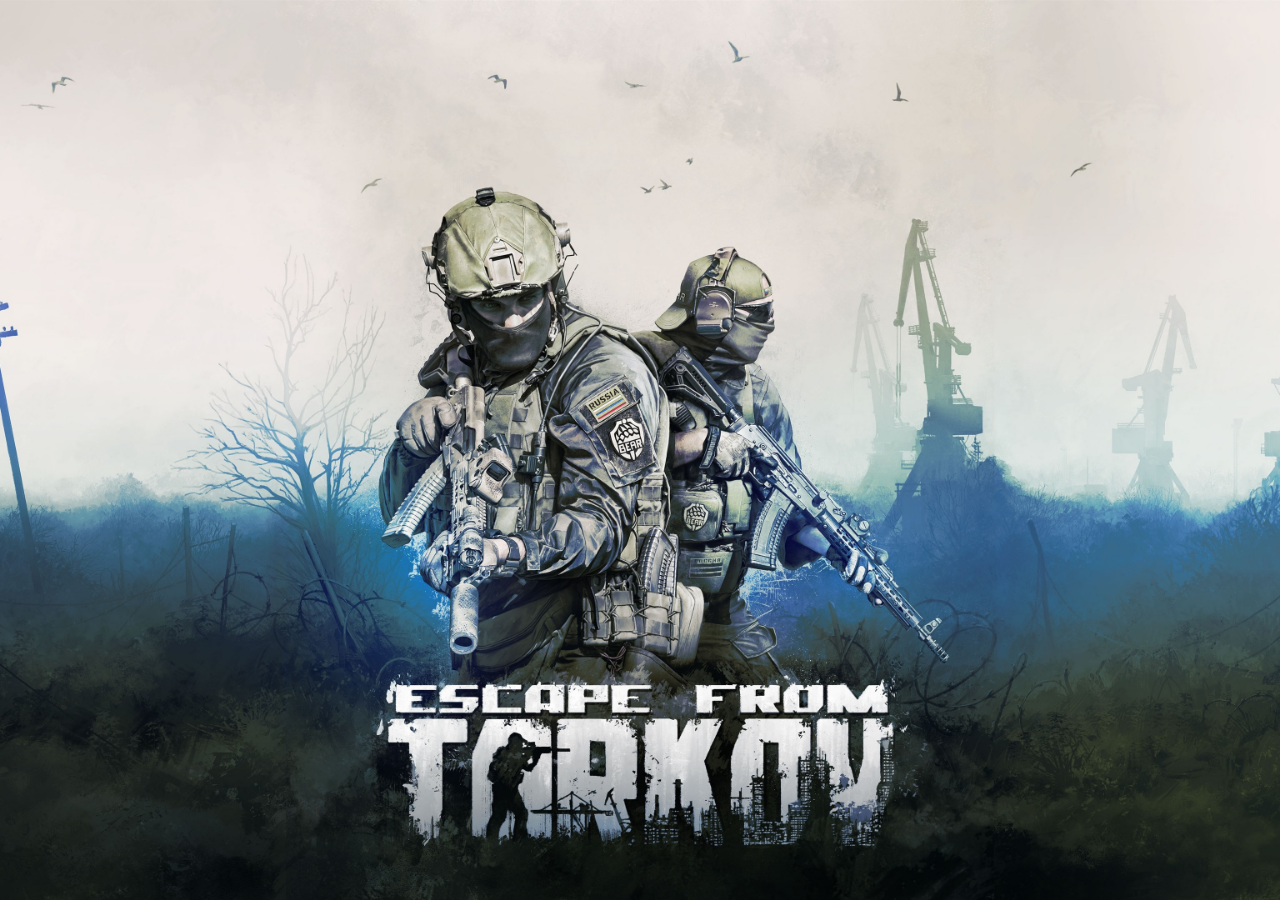
<file: index.html>
<!DOCTYPE html>
<html lang="en">
<head>
    <meta charset="UTF-8">
    <meta http-equiv="X-UA-Compatible" content="IE=edge">
    <meta name="viewport" content="width=device-width, initial-scale=1.0">
    <link rel="preconnect" href="https://fonts.gstatic.com">
    <link rel="preconnect" href="https://fonts.gstatic.com">
    <link href="https://fonts.googleapis.com/css2?family=Cinzel:wght@600&display=swap" rel="stylesheet">
    <!--Bootstrap-->
    <link rel="stylesheet" href="https://stackpath.bootstrapcdn.com/bootstrap/4.3.1/css/bootstrap.min.css" integrity="sha384-ggOyR0iXCbMQv3Xipma34MD+dH/1fQ784/j6cY/iJTQUOhcWr7x9JvoRxT2MZw1T" crossorigin="anonymous">
    <script src="https://code.jquery.com/jquery-3.3.1.slim.min.js" integrity="sha384-q8i/X+965DzO0rT7abK41JStQIAqVgRVzpbzo5smXKp4YfRvH+8abtTE1Pi6jizo" crossorigin="anonymous"></script>
    <script src="https://cdnjs.cloudflare.com/ajax/libs/popper.js/1.14.7/umd/popper.min.js" integrity="sha384-UO2eT0CpHqdSJQ6hJty5KVphtPhzWj9WO1clHTMGa3JDZwrnQq4sF86dIHNDz0W1" crossorigin="anonymous"></script>
    <script src="https://stackpath.bootstrapcdn.com/bootstrap/4.3.1/js/bootstrap.min.js" integrity="sha384-JjSmVgyd0p3pXB1rRibZUAYoIIy6OrQ6VrjIEaFf/nJGzIxFDsf4x0xIM+B07jRM" crossorigin="anonymous"></script>
    <!--Css-->
    <link rel="stylesheet" href="style.css">
    <link rel="stylesheet" href="background.css">
    <title>Landing</title>
</head>
<body>
<div class="bg-image"></div>

<div class="bg-text">
    <h1>Welcome To Tarkov</h1>
    <p>What are you waiting for rookie? There's a job that needs to be done ASAP.</p>
    <button onClick="start()" class="startBtn">Extract</button>
</div>

<script>
    const start = () => {
        var audio = new Audio('sounds/Extraction.mp3');
        audio.volume = 0.2;
        audio.play();
        document.querySelector("body").classList.add("extracting");
        setTimeout(() => window.location.href = "tarkov.html", 4800)
    }
</script>
</body>
</html>
</file>
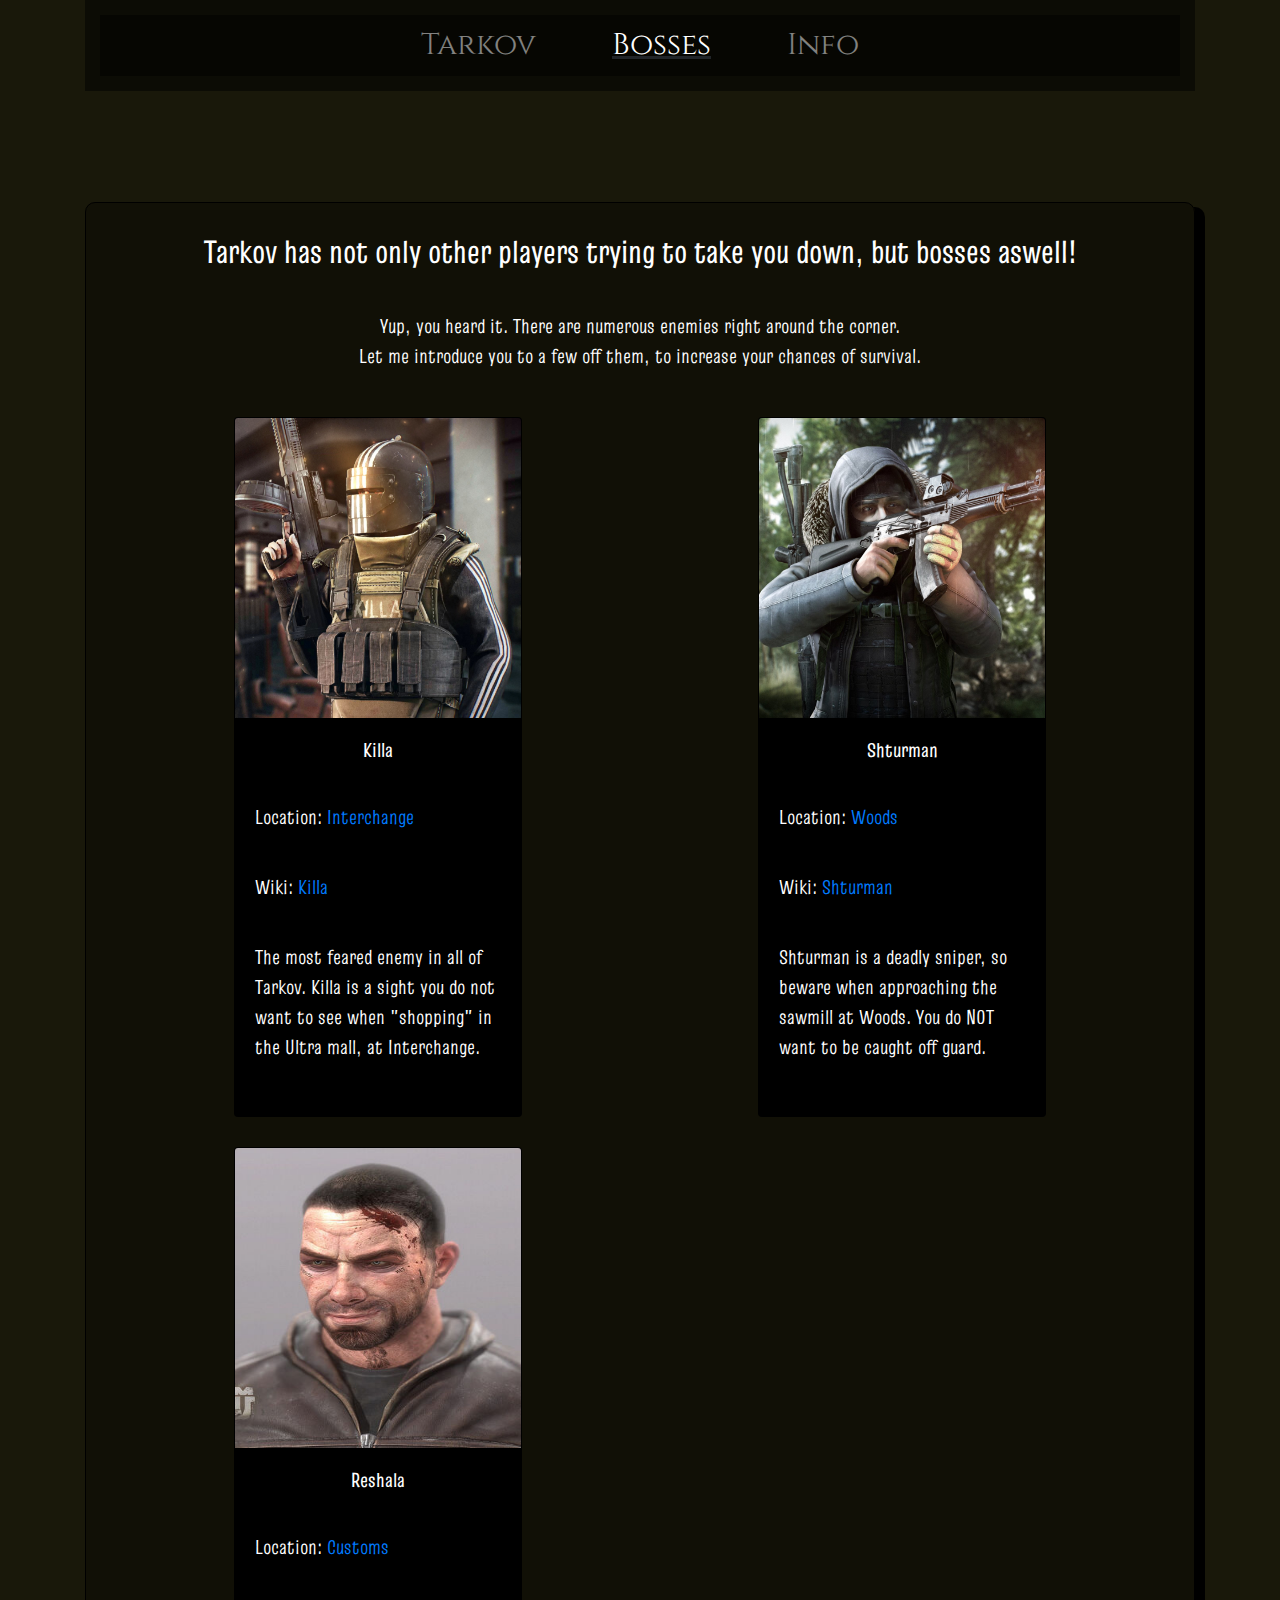
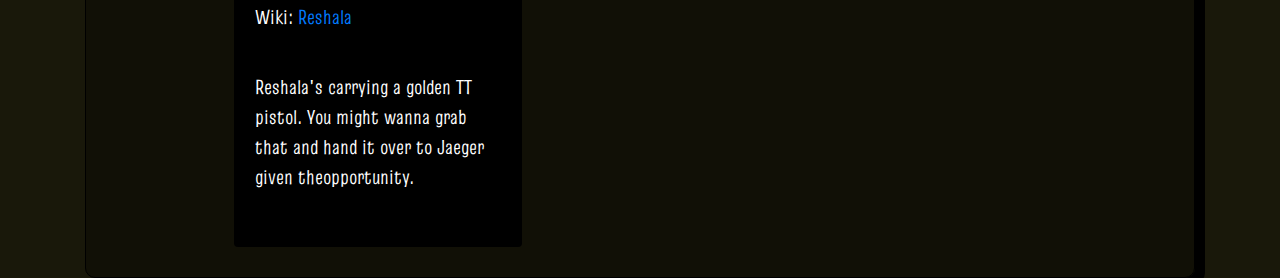
<file: bosses.html>
<!DOCTYPE html>
<html lang="en">
<head>
    <meta charset="UTF-8">
    <meta http-equiv="X-UA-Compatible" content="IE=edge">
    <meta name="viewport" content="width=device-width, initial-scale=1.0">
        <link href="https://fonts.googleapis.com/css2?family=Cinzel:wght@600&display=swap" rel="stylesheet">
        <link rel="preconnect" href="https://fonts.gstatic.com">
        <link href="https://fonts.googleapis.com/css2?family=Truculenta:wght@300&display=swap" rel="stylesheet">
     <!--Bootstrap-->
     <link rel="stylesheet" href="https://stackpath.bootstrapcdn.com/bootstrap/4.3.1/css/bootstrap.min.css" integrity="sha384-ggOyR0iXCbMQv3Xipma34MD+dH/1fQ784/j6cY/iJTQUOhcWr7x9JvoRxT2MZw1T" crossorigin="anonymous">
     <script src="https://code.jquery.com/jquery-3.3.1.slim.min.js" integrity="sha384-q8i/X+965DzO0rT7abK41JStQIAqVgRVzpbzo5smXKp4YfRvH+8abtTE1Pi6jizo" crossorigin="anonymous"></script>
     <script src="https://cdnjs.cloudflare.com/ajax/libs/popper.js/1.14.7/umd/popper.min.js" integrity="sha384-UO2eT0CpHqdSJQ6hJty5KVphtPhzWj9WO1clHTMGa3JDZwrnQq4sF86dIHNDz0W1" crossorigin="anonymous"></script>
     <script src="https://stackpath.bootstrapcdn.com/bootstrap/4.3.1/js/bootstrap.min.js" integrity="sha384-JjSmVgyd0p3pXB1rRibZUAYoIIy6OrQ6VrjIEaFf/nJGzIxFDsf4x0xIM+B07jRM" crossorigin="anonymous"></script>
    <link rel="stylesheet" href="style.css">
    <title>Document</title>
</head>
<body>
        <div class="container">
            <nav class="navbar navbar-expand-md navbar-dark">
                <button class="navbar-toggler" type="button" data-toggle="collapse" data-target="#navbarNav"
                    aria-controls="navbarNav" aria-expanded="false" aria-label="Toggle navigation">
                    <span class="navbar-toggler-icon"></span>
                </button>
                <div class="collapse navbar-collapse" id="navbarNav">
                    <ul class="navbar-nav">
                        <li class="nav-item">
                            <a class="nav-link" href="tarkov.html">Tarkov <span class="sr-only">(current)</span></a>
                        </li>
                        <li class="nav-item active">
                            <a class="nav-link" href="bosses.html">Bosses</a>
                        </li>
                        <li class="nav-item">
                            <a class="nav-link" href="info.html">Info</a>
                        </li>
                    </ul>
                </div>
            </nav>
            <div class="bossesContent">
                <div class="bossesIntroduction">
                    <h2>Tarkov has not only other players trying to take you down, but bosses aswell! </h2>
                    <p>Yup, you heard it. There are numerous enemies right around the corner. <br> Let me introduce you to a few off them,
                        to increase your chances of survival. </p>
                </div>

                <div class="bossesContainer">

                    <div class="cardContainer">      
                        <div class="card" style="width: 18rem;">
                            <img class="card-img-top" src="images/killa.jpg" alt="killa.jpg">
                            <div class="card-body">
                                <h5 class="card-title">Killa</h5>
                                <p class="card-text">Location: <a target="_blank"
                                        href="https://escapefromtarkov.gamepedia.com/Interchange">Interchange</a></p>
                                 <p class="card-text">Wiki: <a target="_blank"
                                        href="https://escapefromtarkov.gamepedia.com/Killa">Killa</a></p>
                                <div class="bossDescription">
                                    <p>The most feared enemy in all of Tarkov. Killa is a sight you do not want to see when "shopping"
                                        in the Ultra mall, at
                                        Interchange. </p>
                                </div>
                            </div>
                        </div>
                    </div>

                    <div class="cardContainer">
                        <div class="card" style="width: 18rem;">
                            <img class="card-img-top" src="images/shturman.jpg" alt="shturman.jpg">
                            <div class="card-body">
                                <h5 class="card-title">Shturman</h5>
                                <p class="card-text">Location: <a target="_blank"
                                        href="https://escapefromtarkov.gamepedia.com/Woods">Woods</a>
                                </p>
                                <div class="bossDescription">
                                    <p class="card-text">Wiki: <a target="_blank"
                                            href="https://escapefromtarkov.gamepedia.com/Shturman">Shturman</a></p>
                                    <p>Shturman is a deadly sniper, so beware when approaching the sawmill at Woods. You do NOT want to
                                        be caught
                                        off guard.</p>
                                </div>
                                                                            
                            </div>
                        </div>
                    </div>
                                                                            
                    <div class="cardContainer">
                        <div class="card" style="width: 18rem;">
                            <img class="card-img-top" src="images/reshala.jpg" alt="reshala.jpg">
                            <div class="card-body">
                                <h5 class="card-title">Reshala</h5>
                                <p class="card-text">Location: <a target="_blank"
                                href="https://escapefromtarkov.gamepedia.com/Customs">Customs</a></p>
                                <p class="card-text">Wiki: <a target="_blank"
                                href="https://escapefromtarkov.gamepedia.com/Reshala">Reshala</a></p>
                                <div class="bossDescription">
                                <p>Reshala's carrying a golden TT pistol. You might wanna grab that and hand it over to Jaeger given theopportunity. </p>
                                </div>                                           
                            </div>
                        </div>
                    </div>        
                </div>
            </div>
               
            </div>
        </div>
</body>
</html>
</file>
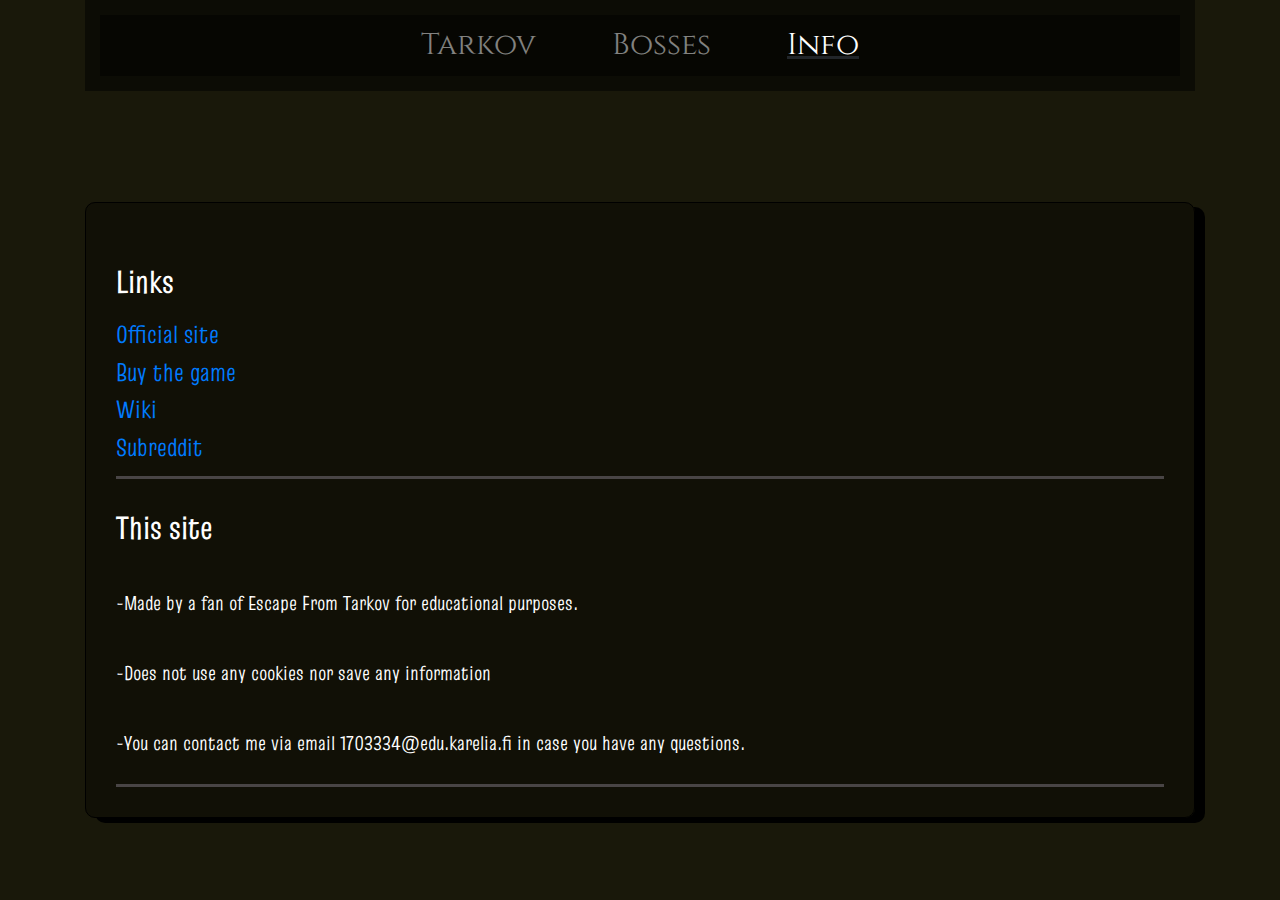
<file: info.html>
<!DOCTYPE html>
<html lang="en">
<head>
    <meta charset="UTF-8">
    <meta http-equiv="X-UA-Compatible" content="IE=edge">
    <meta name="viewport" content="width=device-width, initial-scale=1.0">
        <link href="https://fonts.googleapis.com/css2?family=Cinzel:wght@600&display=swap" rel="stylesheet"><link rel="preconnect" href="https://fonts.gstatic.com">
        <link href="https://fonts.googleapis.com/css2?family=Truculenta:wght@300&display=swap" rel="stylesheet">
     <!--Bootstrap-->
     <link rel="stylesheet" href="https://stackpath.bootstrapcdn.com/bootstrap/4.3.1/css/bootstrap.min.css" integrity="sha384-ggOyR0iXCbMQv3Xipma34MD+dH/1fQ784/j6cY/iJTQUOhcWr7x9JvoRxT2MZw1T" crossorigin="anonymous">
     <script src="https://code.jquery.com/jquery-3.3.1.slim.min.js" integrity="sha384-q8i/X+965DzO0rT7abK41JStQIAqVgRVzpbzo5smXKp4YfRvH+8abtTE1Pi6jizo" crossorigin="anonymous"></script>
     <script src="https://cdnjs.cloudflare.com/ajax/libs/popper.js/1.14.7/umd/popper.min.js" integrity="sha384-UO2eT0CpHqdSJQ6hJty5KVphtPhzWj9WO1clHTMGa3JDZwrnQq4sF86dIHNDz0W1" crossorigin="anonymous"></script>
     <script src="https://stackpath.bootstrapcdn.com/bootstrap/4.3.1/js/bootstrap.min.js" integrity="sha384-JjSmVgyd0p3pXB1rRibZUAYoIIy6OrQ6VrjIEaFf/nJGzIxFDsf4x0xIM+B07jRM" crossorigin="anonymous"></script>
    <link rel="stylesheet" href="style.css">
    <title>Info</title>
</head>
<body>
        <div class="container">
            <nav class="navbar navbar-expand-md navbar-dark">
                <button class="navbar-toggler" type="button" data-toggle="collapse" data-target="#navbarNav"
                    aria-controls="navbarNav" aria-expanded="false" aria-label="Toggle navigation">
                    <span class="navbar-toggler-icon"></span>
                </button>
                <div class="collapse navbar-collapse" id="navbarNav">
                    <ul class="navbar-nav">
                        <li class="nav-item">
                            <a class="nav-link" href="tarkov.html">Tarkov <span class="sr-only">(current)</span></a>
                        </li>
                        <li class="nav-item">
                            <a class="nav-link" href="bosses.html">Bosses</a>
                        </li>
                        <li class="nav-item active">
                            <a class="nav-link" href="info.html">Info</a>
                        </li>
                    </ul>
                </div>
            </nav>

            <div class="tarkovContent">
                <div class="tarkovTitle">
                    <h2>Links</h2>
                </div>
                <div class="tarkovText">
                    <a target="_blank" href="https://www.escapefromtarkov.com/">Official site</a> <br>
                    <a target="_blank" href="https://www.escapefromtarkov.com/preorder-page">Buy the game</a> <br>
                    <a target="_blank" href="https://escapefromtarkov.gamepedia.com/Escape_from_Tarkov_Wiki">Wiki</a> <br>
                    <a target="_blank" href="https://www.reddit.com/r/EscapefromTarkov/">Subreddit</a>


                </div>

                <div class="tarkovTitle">
                    <h2>This site</h2>
                </div>
                <div class="tarkovText">
                    <p>-Made by a fan of Escape From Tarkov for educational purposes.</p>
                    <p>-Does not use any cookies nor save any information</p>
                    <p>-You can contact me via email 1703334@edu.karelia.fi in case you have any questions.</p>
                </div>

        </div>
</body>
</html>
</file>
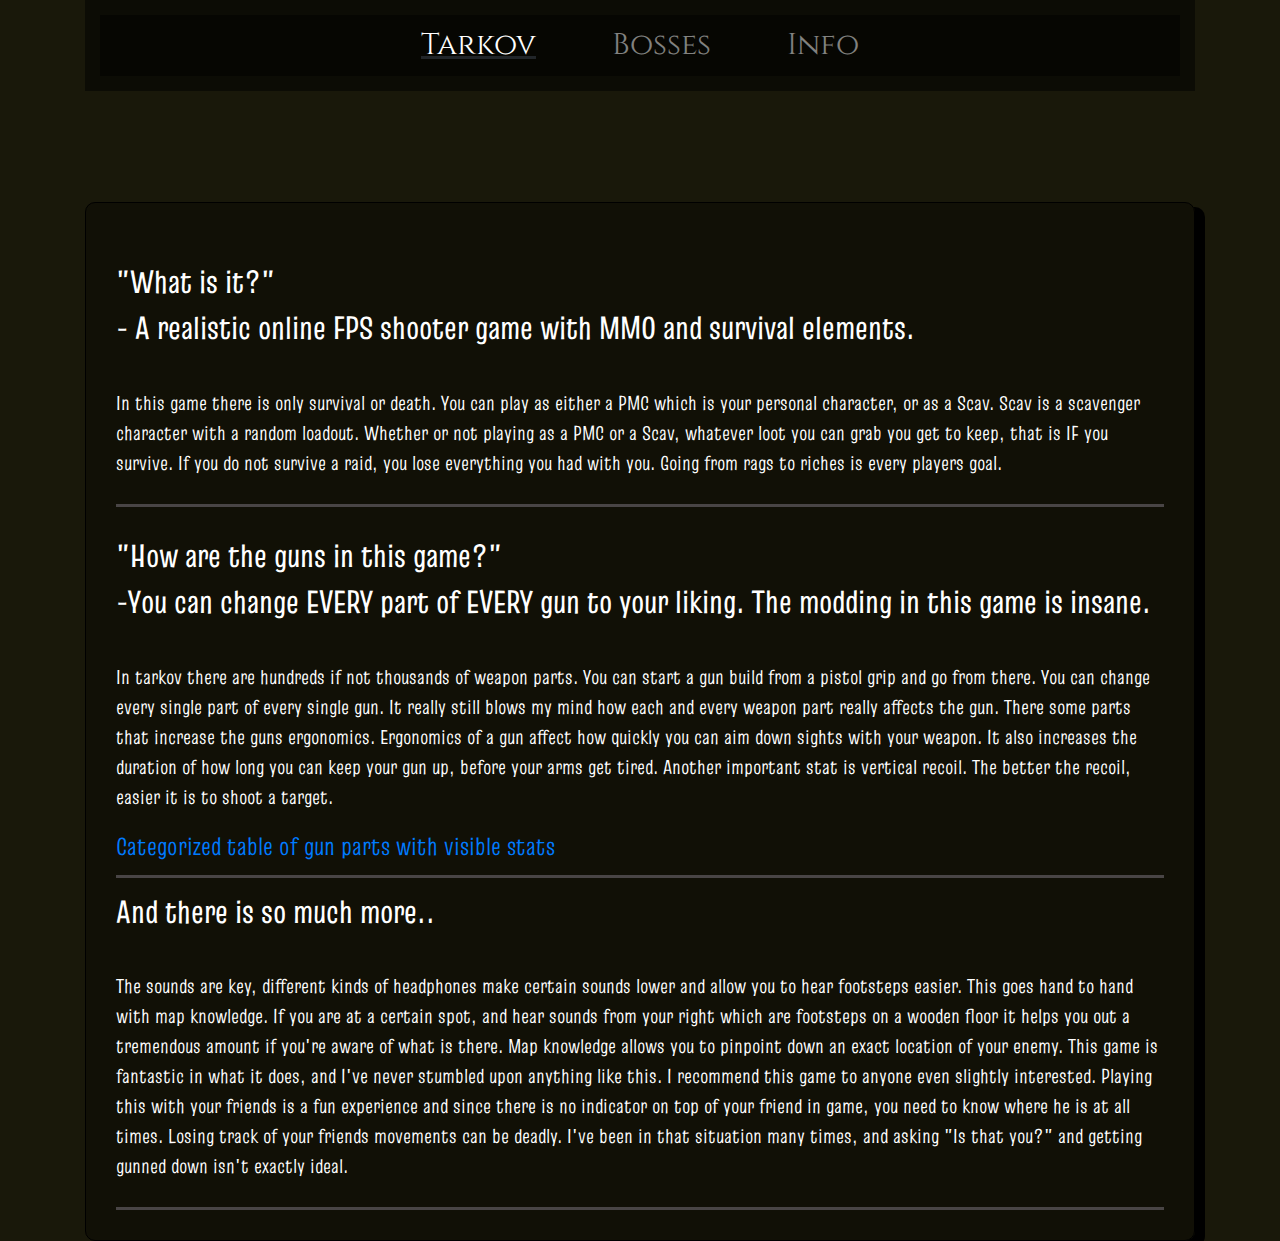
<file: tarkov.html>
<!DOCTYPE html>
<html lang="en">
<head>
    <meta charset="UTF-8">
    <meta http-equiv="X-UA-Compatible" content="IE=edge">
    <meta name="viewport" content="width=device-width, initial-scale=1.0">
        <link href="https://fonts.googleapis.com/css2?family=Cinzel:wght@600&display=swap" rel="stylesheet">
        <link rel="preconnect" href="https://fonts.gstatic.com">
        <link href="https://fonts.googleapis.com/css2?family=Truculenta:wght@300&display=swap" rel="stylesheet">
     <!--Bootstrap-->
     <link rel="stylesheet" href="https://stackpath.bootstrapcdn.com/bootstrap/4.3.1/css/bootstrap.min.css" integrity="sha384-ggOyR0iXCbMQv3Xipma34MD+dH/1fQ784/j6cY/iJTQUOhcWr7x9JvoRxT2MZw1T" crossorigin="anonymous">
     <script src="https://code.jquery.com/jquery-3.3.1.slim.min.js" integrity="sha384-q8i/X+965DzO0rT7abK41JStQIAqVgRVzpbzo5smXKp4YfRvH+8abtTE1Pi6jizo" crossorigin="anonymous"></script>
     <script src="https://cdnjs.cloudflare.com/ajax/libs/popper.js/1.14.7/umd/popper.min.js" integrity="sha384-UO2eT0CpHqdSJQ6hJty5KVphtPhzWj9WO1clHTMGa3JDZwrnQq4sF86dIHNDz0W1" crossorigin="anonymous"></script>
     <script src="https://stackpath.bootstrapcdn.com/bootstrap/4.3.1/js/bootstrap.min.js" integrity="sha384-JjSmVgyd0p3pXB1rRibZUAYoIIy6OrQ6VrjIEaFf/nJGzIxFDsf4x0xIM+B07jRM" crossorigin="anonymous"></script>
    <link rel="stylesheet" href="style.css">

    <title>Document</title>
</head>
<body>
        <div class="container">
            <nav class="navbar navbar-expand-md navbar-dark">
                <button class="navbar-toggler" type="button" data-toggle="collapse" data-target="#navbarNav"
                    aria-controls="navbarNav" aria-expanded="false" aria-label="Toggle navigation">
                    <span class="navbar-toggler-icon"></span>
                </button>
                <div class="collapse navbar-collapse" id="navbarNav">
                    <ul class="navbar-nav">
                        <li class="nav-item active">
                            <a class="nav-link" href="tarkov.html">Tarkov <span class="sr-only">(current)</span></a>
                        </li>
                        <li class="nav-item">
                            <a class="nav-link" href="bosses.html">Bosses</a>
                        </li>
                        <li class="nav-item">
                            <a class="nav-link" href="info.html">Info</a>
                        </li>
                    </ul>
                </div>
            </nav>

            <div class="tarkovContent">
                <div class="tarkovTitle">
                    <h2>"What is it?"</h2>
                    <h2> - A realistic online FPS shooter game with MMO and survival elements.</h2>
                </div>
                
                <div class="tarkovText">
                    <p>
                        In this game there is only survival or death. You can play as either a PMC which is your personal character, or as a Scav. 
                        Scav is a scavenger character with a random loadout. Whether or not playing as a PMC or a Scav, whatever loot you can grab you get to keep, that is IF you survive.
                        If you do not survive a raid, you lose everything you had with you. Going from rags to riches is every players goal.
                    </p>

                </div>
                    <div class="tarkovTitle">
                    <h2>"How are the guns in this game?"</h2>
                    <h2> -You can change EVERY part of EVERY gun to your liking. The modding in this game is insane. </h2>

                            
                <div class="tarkovText">
                    <p>
                        In tarkov there are hundreds if not thousands of weapon parts. 
                        You can start a gun build from a pistol grip and go from there. 
                        You can change every single part of every single gun. It really still blows my mind how each and every weapon part 
                        really affects the gun. There some parts that increase the guns ergonomics. Ergonomics of a gun affect how quickly you
                        can aim down sights with your weapon. It also increases the duration of how long you can keep your gun up, before your arms get tired.
                        Another important stat is vertical recoil. The better the recoil, easier it is to shoot a target.
                    </p>

                    <a href="https://escapefromtarkov.gamepedia.com/Weapon_mods#Flash_hiders_.26_muzzle_brakes">Categorized table of gun parts with visible stats</a>
                            
                </div>

                <div class="tarkovText">
                    <h2>And there is so much more.. </h2>
                    <p>The sounds are key, different kinds of headphones make certain sounds lower and allow you to hear footsteps easier.
                        This goes hand to hand with map knowledge. If you are at a certain spot, and hear sounds from your right which are 
                        footsteps on a wooden floor it helps you out a tremendous amount if you're aware of what is there. Map knowledge allows
                        you to pinpoint down an exact location of your enemy. This game is fantastic in what it does, and I've never stumbled upon 
                        anything like this. I recommend this game to anyone even slightly interested. Playing this with your friends is a fun experience
                        and since there is no indicator on top of your friend in game, you need to know where he is at all times. Losing track of your friends movements
                        can be deadly. I've been in that situation many times, and asking "Is that you?" and getting gunned down isn't exactly ideal.
                    </p>
                </div>
            </div>
        </div>
</body>
</html>
</file>
<file: style.css>
body {
  background-color: #19180a;
  font-family: "Cinzel", serif;
}

.welcomeTitle {
  text-align: center;
  margin-top: 100px;
  color: royalblue;
  font-weight: bold;
  font-size: 64px;
}

.nav-link {
  color: #af4319;
  font-size: 30px;
  margin: 0px 30px;
}

.nav-link:hover {
  color: red;
}

.active:hover {
  text-decoration: underline;
  color: red;
}

.active {
  text-decoration: underline;
}

.navbar-collapse {
  background-color: rgba(0, 0, 0, 0.5);
  justify-content: center !important;
}

.navbar {
  background-color: rgba(0, 0, 0, 0.5);
  padding: 15px;
}

.tarkovTitle {
  margin-top: 30px;
}

.tarkovText {
  border-bottom: 3px solid rgb(73, 69, 69);
  padding-bottom: 10px;
  margin-top: 15px;
}

.tarkovText p {
  font-size: 300px;
}

.tarkovText a {
  font-size: 25px;
}

.tarkovContent {
  font-family: "Truculenta", sans-serif;
  margin-top: 10%;
  border: 1px solid black;
  color: white;
  background-color: rgba(0, 0, 0, 0.3);
  box-shadow: 10px 5px black;
  padding: 30px;
  border-radius: 10px;
}

.tarkovContent p {
  margin-top: 2.5rem;
  font-size: 20px;
}

.bossesContent {
  font-family: "Truculenta", sans-serif;
  margin-top: 10%;
  border: 1px solid black;
  color: white;
  background-color: rgba(0, 0, 0, 0.3);
  box-shadow: 10px 5px black;
  padding: 30px;
  border-radius: 10px;
}

.bossesContent p {
  margin-top: 2.5rem;
  font-size: 20px;
}

.bossesIntroduction {
  text-align: center;
  justify-content: center;
}

.card {
  background-color: black;
  height: 700px;
  margin-top: 30px;
}

.card-img-top {
  height: 300px;
  max-width: 300px;
}

.card-title {
  text-align: center;
}

.btn {
  background-color: rgba(0, 0, 0, 0.3);
  color: red;
  border: 1px solid white;
}

.btn:hover {
  background-color: rgba(0, 0, 0, 0.9);
  color: orange;
  border: 1px solid rebeccapurple;
}

.cardContainer {
  display: grid;
  justify-content: center;
}

.bossesContainer {
  display: grid;
  grid-template-columns: 1fr 1fr 1fr;
  width: 100%;
}

@media only screen and (max-width: 1300px) {
  .bossesContainer {
    grid-template-columns: 1fr 1fr;
  }
}

@media only screen and (max-width: 770px) {
  .bossesContainer {
    grid-template-columns: 1fr;
  }

  .nav {
    color: blue;
  }
}

@media only screen and (max-width: 370px) {
  .bossesContent {
    padding: 30px 0px;
  }
}
</file>
<file: background.css>
body,
html {
  height: 100%;
  font-family: "Cinzel", serif;
  background-color: black;
}

* {
  box-sizing: border-box;
}

.bg-image {
  background-image: url("images/welcomepage.jpg");

  height: 100%;

  background-position: center;
  background-repeat: no-repeat;
  background-size: cover;

  animation-name: blur;
  animation-duration: 2s;
  animation-delay: 1s;
  animation-fill-mode: forwards;
}

.bg-text {
  opacity: 0;
  background-color: rgb(0, 0, 0);
  background-color: rgba(0, 0, 0, 0.4);
  color: white;
  font-weight: bold;
  border: 3px solid #f1f1f1;
  position: absolute;
  top: 50%;
  left: 50%;
  transform: translate(-50%, -50%);
  z-index: 2;
  width: 80%;
  padding: 20px;
  text-align: center;

  animation-name: showOptions;
  animation-duration: 2s;
  animation-fill-mode: forwards;
  animation-delay: 1s;
}

.startBtn {
  font-size: 30px;
  border-radius: 10px;
  padding: 10px;
  min-width: 150px;
}

.startBtn:hover {
  text-decoration: none;
  transition-duration: 0.7s;
  color: black;
}

h1 {
  font-size: 3.5rem;
}

.extracting {
  animation-name: extract;
  animation-duration: 4.9s;
  animation-fill-mode: forwards;
}

@keyframes blur {
  from {
    filter: blur(0px);
    -webkit-filter: blur(0px);
  }
  to {
    filter: blur(8px);
    -webkit-filter: blur(8px);
  }
}

@keyframes extract {
  from {
    opacity: 1;
  }
  to {
    opacity: 0;
  }
}

@keyframes showOptions {
  from {
    opacity: 0;
    left: -100px;
  }
  to {
    opacity: 1;
    right: 100px;
  }
}

@media only screen and (max-width: 600px) {
  .bg-text h1 {
    font-size: 30px;
  }
}
</file>
